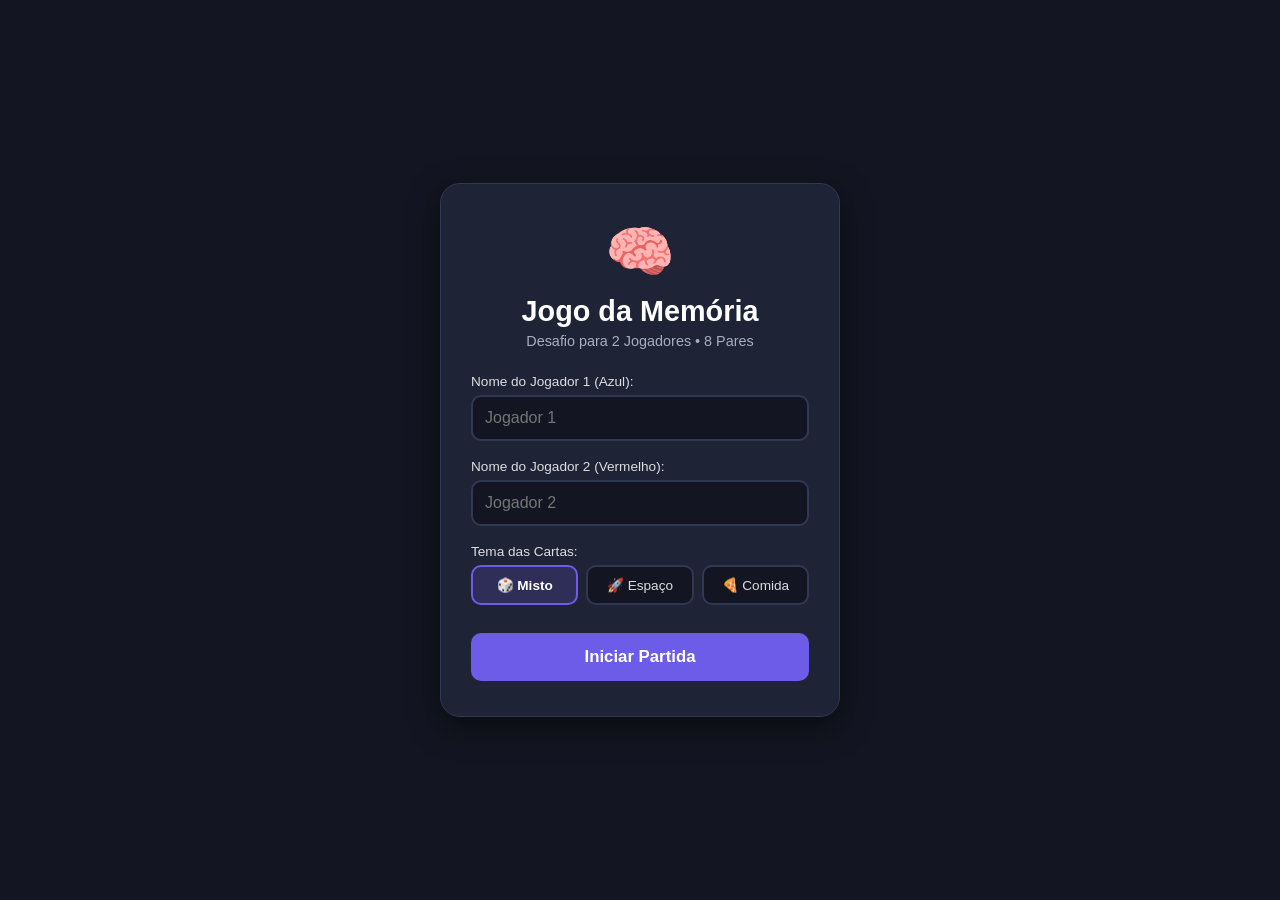
<file: index.html>
<!DOCTYPE html>
<html lang="pt-BR">
<head>
    <meta charset="UTF-8">
    <meta name="viewport" content="width=device-width, initial-scale=1.0">
    <link rel="stylesheet" href="index.css">
    <title>Jogo da Memória - 2 Jogadores</title>
</head>
<body>

    <!-- TELA INICIAL -->
    <section id="tela-inicio" class="tela-inicio">
        <div class="icone-logo">🧠</div>
        <h1>Jogo da Memória</h1>
        <p class="subtitulo">Desafio para 2 Jogadores • 8 Pares</p>

        <div class="campo-grupo">
            <label for="input-j1">Nome do Jogador 1 (Azul):</label>
            <input type="text" id="input-j1" placeholder="Jogador 1" maxlength="15">
        </div>

        <div class="campo-grupo">
            <label for="input-j2">Nome do Jogador 2 (Vermelho):</label>
            <input type="text" id="input-j2" placeholder="Jogador 2" maxlength="15">
        </div>

        <div class="campo-grupo">
            <label>Tema das Cartas:</label>
            <div class="temas">
                <button type="button" class="btn-tema ativo" data-tema="misto">🎲 Misto</button>
                <button type="button" class="btn-tema" data-tema="espaco">🚀 Espaço</button>
                <button type="button" class="btn-tema" data-tema="comida">🍕 Comida</button>
            </div>
        </div>

        <button id="btn-iniciar" class="btn-principal">Iniciar Partida</button>
    </section>

    <!-- TELA DO JOGO -->
    <section id="tela-jogo" class="tela-jogo escondido">
        <header class="cabecalho">
            <h1>🧠 Jogo da Memória</h1>
            <p id="status-vez" class="status-vez">Vez do Jogador 1</p>
        </header>

        <div class="contador">
            <div class="contador-texto turno-azul" id="placar-j1">
                <span id="nome-j1">Jogador 1</span>
                <strong id="pontos-j1">0</strong>
            </div>
            <div class="contador-texto" id="placar-j2">
                <span id="nome-j2">Jogador 2</span>
                <strong id="pontos-j2">0</strong>
            </div>
        </div>

        <main class="tabuleiro" id="tabuleiro"></main>

        <!-- Resultado final -->
        <div id="fim-jogo" class="fim-jogo escondido">
            <h2 id="mensagem-resultado"></h2>
            <div class="botoes-fim">
                <button id="btn-reiniciar" class="btn-principal">Jogar novamente</button>
                <button id="btn-menu" class="btn-secundario">Voltar ao Menu</button>
            </div>
        </div>
    </section>

    <script src="index.js"></script>
</body>
</html>
</file>
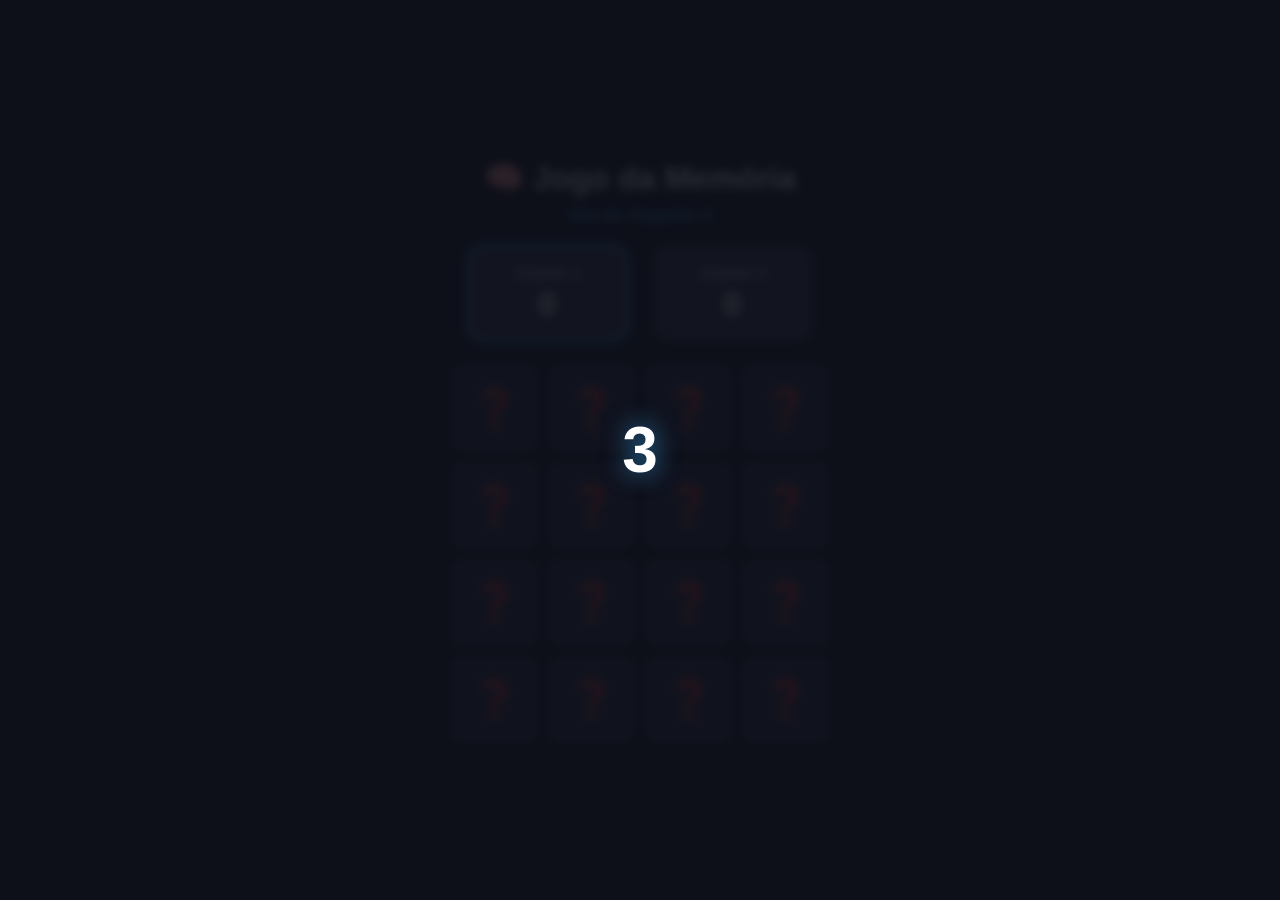
<file: indexjogo.html>
<!DOCTYPE html>
<html lang="pt-BR">
<head>
    <meta charset="UTF-8">
    <meta name="viewport" content="width=device-width, initial-scale=1.0">
    <link rel="stylesheet" href="indexjogo.css">
    <title>Jogo da Memória - 2 Jogadores</title>
</head>
<body>
    <header class="cabecalho">
        <h1>🧠 Jogo da Memória</h1>
        <p id="status-vez" class="status-vez">Vez do Jogador 1</p>
    </header>

    <section class="contador">
        <div class="contador-texto turno-azul" id="placar-j1">
            <span>Jogador 1</span>
            <strong id="pontos-j1">0</strong>
        </div>
        <div class="contador-texto" id="placar-j2">
            <span>Jogador 2</span>
            <strong id="pontos-j2">0</strong>
        </div>
    </section>

    <main class="tabuleiro" id="tabuleiro"></main>

    <div id="animacao-jogo" class="animacao-jogo escondido" aria-live="assertive">
        <p id="texto-animacao" class="texto-animacao"></p>
    </div>


    <!-- Área que aparece apenas no fim da partida, some o tabuleiro e aparece o resultado -->
    <section id="fim-jogo" class="fim-jogo escondido">
        <h2 id="mensagem-resultado"></h2>
        <button id="btn-reiniciar" class="btn-reiniciar">Jogar novamente</button>
    </section>

    <script src="indexjogo.js"></script>
</body>
</html>
</file>
<file: index.css>
* {
    box-sizing: border-box;
    margin: 0;
    padding: 0;
    font-family: 'Segoe UI', Arial, sans-serif;
}

body {
    background-color: #131622;
    color: white;
    display: flex;
    flex-direction: column;
    align-items: center;
    justify-content: center;
    min-height: 100vh;
    padding: 20px;
}

.escondido {
    display: none !important;
}

/* --- TELA INICIAL --- */
.tela-inicio {
    background-color: #1f2336;
    padding: 35px 30px;
    border-radius: 20px;
    width: 100%;
    max-width: 400px;
    text-align: center;
    box-shadow: 0 10px 30px rgba(0, 0, 0, 0.5);
    border: 1px solid #323752;
}

.icone-logo {
    font-size: 3.5rem;
    margin-bottom: 10px;
}

.tela-inicio h1 {
    font-size: 1.8rem;
    margin-bottom: 5px;
}

.subtitulo {
    color: #a4b0be;
    font-size: 0.9rem;
    margin-bottom: 25px;
}

.campo-grupo {
    text-align: left;
    margin-bottom: 18px;
}

.campo-grupo label {
    display: block;
    font-size: 0.85rem;
    color: #dcdde1;
    margin-bottom: 6px;
}

.campo-grupo input {
    width: 100%;
    padding: 12px;
    border-radius: 10px;
    border: 2px solid #323752;
    background-color: #131622;
    color: white;
    font-size: 1rem;
    outline: none;
    transition: border-color 0.3s;
}

.campo-grupo input:focus {
    border-color: #6c5ce7;
}

.temas {
    display: flex;
    gap: 8px;
}

.btn-tema {
    flex: 1;
    padding: 10px 5px;
    border-radius: 10px;
    border: 2px solid #323752;
    background-color: #131622;
    color: #dcdde1;
    cursor: pointer;
    font-size: 0.85rem;
    transition: all 0.2s;
}

.btn-tema.ativo {
    border-color: #6c5ce7;
    background-color: rgba(108, 92, 231, 0.2);
    color: white;
    font-weight: bold;
}

/* --- BOTÕES --- */
.btn-principal {
    width: 100%;
    padding: 14px;
    margin-top: 10px;
    background-color: #6c5ce7;
    color: white;
    border: none;
    border-radius: 10px;
    font-size: 1.05rem;
    font-weight: bold;
    cursor: pointer;
    transition: background-color 0.2s, transform 0.1s;
}

.btn-principal:hover {
    background-color: #5649c0;
}

.btn-principal:active {
    transform: scale(0.98);
}

.btn-secundario {
    width: 100%;
    padding: 12px;
    margin-top: 8px;
    background-color: transparent;
    color: #dcdde1;
    border: 2px solid #4b4e6d;
    border-radius: 10px;
    font-size: 0.95rem;
    cursor: pointer;
    transition: all 0.2s;
}

.btn-secundario:hover {
    border-color: #dcdde1;
    color: white;
}

/* --- TELA DO JOGO --- */
.tela-jogo {
    display: flex;
    flex-direction: column;
    align-items: center;
}

.cabecalho {
    text-align: center;
    margin-bottom: 18px;
}

.cabecalho h1 {
    font-size: 1.8rem;
    margin-bottom: 6px;
}

.status-vez {
    font-size: 1.1rem;
    font-weight: bold;
    color: #3498db;
    transition: color 0.3s ease;
}

/* Placar */
.contador {
    display: flex;
    gap: 20px;
    margin-bottom: 22px;
}

.contador-texto {
    background-color: #3b3d54;
    width: 155px;
    padding: 14px;
    border-radius: 15px;
    display: flex;
    flex-direction: column;
    align-items: center;
    justify-content: center;
    border: 3px solid transparent;
    transition: all 0.3s ease;
}

.contador-texto span {
    font-size: 0.95rem;
    color: #dcdde1;
    margin-bottom: 4px;
}

.contador-texto strong {
    font-size: 2rem;
}

.turno-azul {
    border-color: #3498db;
    box-shadow: 0 0 15px rgba(52, 152, 219, 0.5);
}

.turno-vermelho {
    border-color: #e74c3c;
    box-shadow: 0 0 15px rgba(231, 76, 60, 0.5);
}

/* Tabuleiro 4x4 */
.tabuleiro {
    display: grid;
    grid-template-columns: repeat(4, 82px);
    grid-template-rows: repeat(4, 82px);
    gap: 12px;
    perspective: 1000px;
}

.carta {
    width: 100%;
    height: 100%;
    position: relative;
    transform-style: preserve-3d;
    transition: transform 0.5s ease;
    cursor: pointer;
}

.carta.virada {
    transform: rotateY(180deg);
}

.frente, .verso {
    position: absolute;
    width: 100%;
    height: 100%;
    border-radius: 12px;
    display: flex;
    align-items: center;
    justify-content: center;
    font-size: 2.2rem;
    backface-visibility: hidden;
    box-shadow: 0 4px 8px rgba(0, 0, 0, 0.4);
}

.verso {
    background-color: #2c2f48;
    border: 2px solid #4b4e6d;
    transition: background-color 0.2s;
}

.verso:hover {
    background-color: #383c5c;
}

.frente {
    background-color: #ecf0f1;
    transform: rotateY(180deg);
}

.carta.encontrada .frente {
    background-color: #d4edda;
    border: 3px solid #2ecc71;
}

/* Animação de tremor ao errar */
@keyframes tremer {
    0%, 100% { transform: rotateY(180deg) translateX(0); }
    25% { transform: rotateY(180deg) translateX(-5px); }
    75% { transform: rotateY(180deg) translateX(5px); }
}

.carta.erro {
    animation: tremer 0.3s ease;
}

/* Resultado final */
.fim-jogo {
    margin-top: 22px;
    text-align: center;
    background-color: #1f2336;
    padding: 20px 25px;
    border-radius: 15px;
    border: 2px solid #6c5ce7;
    width: 100%;
    max-width: 365px;
}

.fim-jogo h2 {
    margin-bottom: 12px;
    font-size: 1.3rem;
}
</file>
<file: indexjogo.css>
* {
    box-sizing: border-box;
    margin: 0;
    padding: 0;
    font-family: 'Trebuchet MS', 'Comic Sans MS', sans-serif;
}

body {
    background-color: #131622;
    color: white;
    display: flex;
    flex-direction: column;
    align-items: center;
    justify-content: center;
    min-height: 100vh;
    padding: 20px;
}

.cabecalho {
    text-align: center;
    margin-bottom: 20px;
}

.cabecalho h1 {
    font-size: 2rem;
    margin-bottom: 8px;
}

.status-vez {
    font-size: 1.1rem;
    font-weight: bold;
    color: #3498db;
    transition: color 0.3s ease;
}

/* Placar */
.contador {
    display: flex;
    gap: 25px;
    margin-bottom: 25px;
}

.contador-texto {
    background-color: #3b3d54;
    width: 160px;
    padding: 15px;
    border-radius: 15px;
    display: flex;
    flex-direction: column;
    align-items: center;
    justify-content: center;
    border: 3px solid transparent;
    transition: all 0.3s ease;
}

.contador-texto span {
    font-size: 0.95rem;
    color: #dcdde1;
    margin-bottom: 5px;
}

.contador-texto strong {
    font-size: 2rem;
}

/* Destaque visual de quem está na vez */
.turno-azul {
    border-color: #3498db;
    box-shadow: 0 0 15px rgba(52, 152, 219, 0.5);
}

.turno-vermelho {
    border-color: #e74c3c;
    box-shadow: 0 0 15px rgba(231, 76, 60, 0.5);
}

/* Tabuleiro 4x4 */
.tabuleiro {
    display: grid;
    grid-template-columns: repeat(4, 85px);
    grid-template-rows: repeat(4, 85px);
    gap: 12px;
    perspective: 1000px;
}

/* Cartas e animação 3D */
.carta {
    width: 100%;
    height: 100%;
    position: relative;
    transform-style: preserve-3d;
    transition: transform 0.5s ease;
    cursor: pointer;
}

.carta.virada {
    transform: rotateY(180deg);
}

.frente, .verso {
    position: absolute;
    width: 100%;
    height: 100%;
    border-radius: 12px;
    display: flex;
    align-items: center;
    justify-content: center;
    font-size: 2.3rem;
    backface-visibility: hidden;
    box-shadow: 0 4px 8px rgba(0, 0, 0, 0.4);
}

.verso {
    background-color: #2c2f48;
    border: 2px solid #4b4e6d;
    transition: background-color 0.2s;
}

.verso:hover {
    background-color: #383c5c;
}

.frente {
    background-color: #ecf0f1;
    transform: rotateY(180deg);
}

.carta.encontrada .frente {
    background-color: #d4edda;
    border: 3px solid #2ecc71;
}

/* Introdução e suspense do resultado */
.animacao-jogo {
    position: fixed;
    inset: 0;
    z-index: 5;
    display: flex;
    align-items: center;
    justify-content: center;
    background: rgba(13, 15, 25, 0.88);
    backdrop-filter: blur(5px);
}

.texto-animacao {
    color: #fff;
    font-size: 4rem;
    font-weight: bold;
    text-align: center;
    text-shadow: 0 0 24px rgba(52, 152, 219, 0.8);
}

.animar-texto {
    animation: suspense 650ms ease both;
}

@keyframes suspense {
    0% { opacity: 0; transform: scale(0.55); }
    65% { opacity: 1; transform: scale(1.12); }
    100% { opacity: 1; transform: scale(1); }
}

/* Resultado final */
.fim-jogo {
    margin-top: 25px;
    text-align: center;
    background-color: #2c2f48;
    padding: 20px 30px;
    border-radius: 15px;
    border: 2px solid #6c5ce7;
}

.fim-jogo:not(.escondido) {
    animation: entrada-resultado 500ms ease-out both;
}

@keyframes entrada-resultado {
    from { opacity: 0; transform: translateY(18px) scale(0.94); }
    to { opacity: 1; transform: translateY(0) scale(1); }
}

.escondido {
    display: none;
}

.fim-jogo h2 {
    margin-bottom: 15px;
    font-size: 1.4rem;
}

.btn-reiniciar {
    background-color: #6c5ce7;
    color: white;
    border: none;
    padding: 12px 24px;
    font-size: 1rem;
    font-weight: bold;
    border-radius: 8px;
    cursor: pointer;
    transition: background-color 0.2s;
}

.btn-reiniciar:hover {
    background-color: #5649c0;
}

@media (prefers-reduced-motion: reduce) {
    .animar-texto,
    .fim-jogo:not(.escondido) {
        animation: none;
    }
}

@media (max-width: 480px) {
    .texto-animacao {
        font-size: 3rem;
    }
}
</file>
